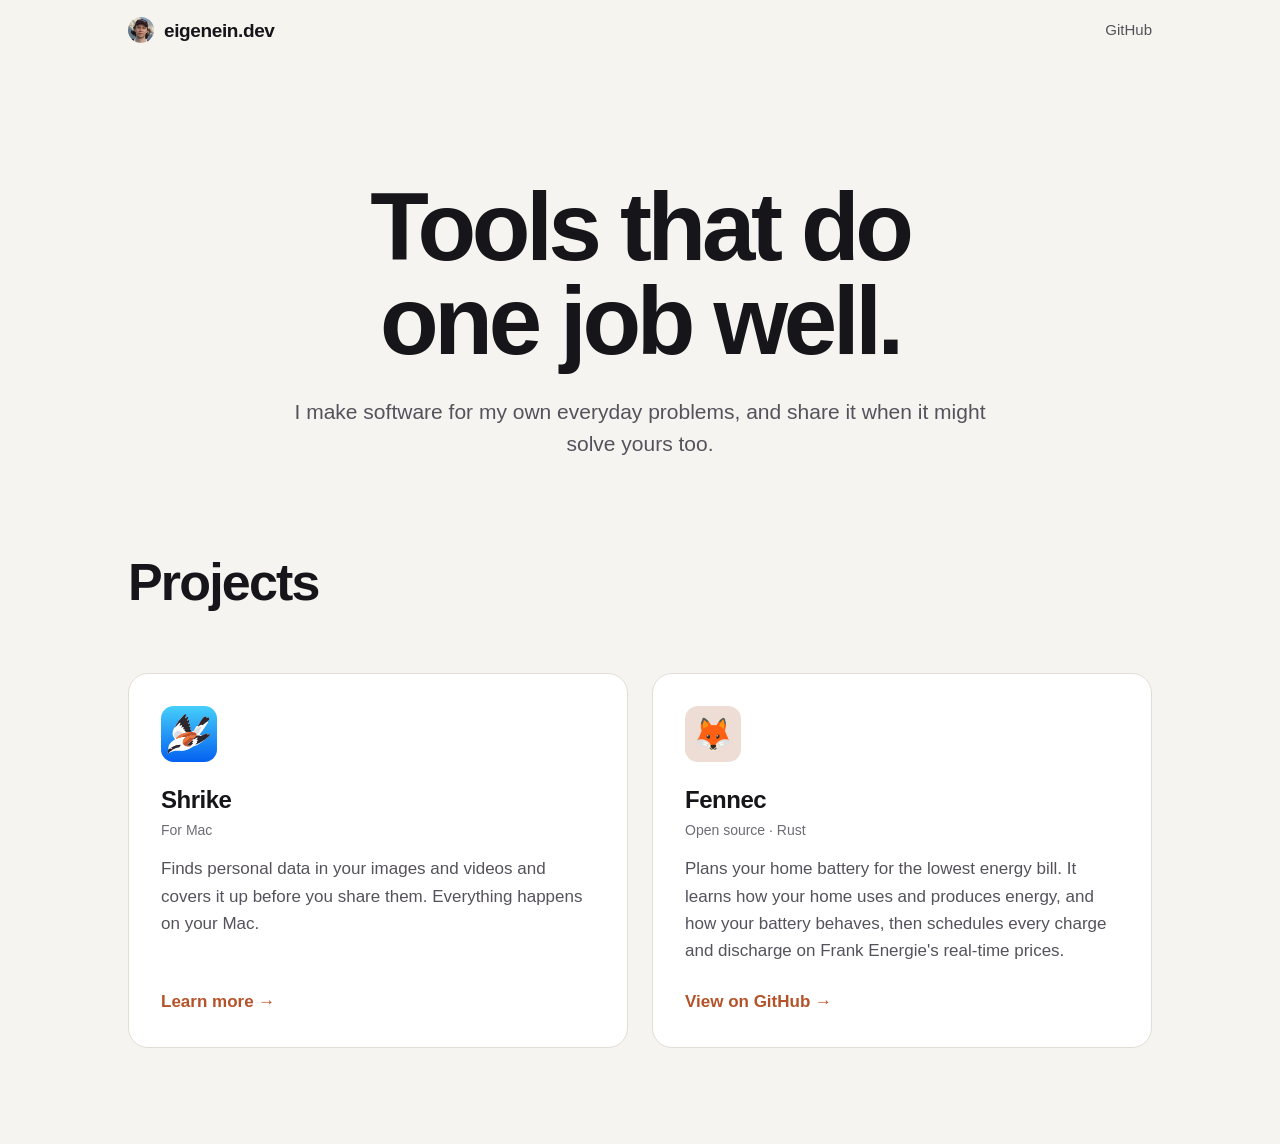
<file: index.html>
<!DOCTYPE html>
<html lang="en">
  <head>
    <meta charset="utf-8">
    <meta name="viewport" content="width=device-width, initial-scale=1">
    <meta name="color-scheme" content="light dark">
    <meta name="description" content="Tools that do one job well, by eigenein: Shrike for the Mac and Fennec for home batteries.">
    <meta name="theme-color" content="#f6f4f0" media="(prefers-color-scheme: light)">
    <meta name="theme-color" content="#121115" media="(prefers-color-scheme: dark)">
    <title>eigenein.dev</title>
    <link rel="icon" href="favicon.ico" sizes="16x16 32x32 48x48">
    <link rel="apple-touch-icon" href="apple-touch-icon.png" sizes="180x180">
    <link rel="stylesheet" href="/style.css">
    <style>
      /* Unlike Shrike's, this hero ends at the lede, so its bottom padding would just stack on the section's and leave a void. */
      .hero {
        padding-bottom: 0;
      }

      .avatar {
        border-radius: 50%;
      }

      /* Tiles: a grid of cards, each one a single link */

      .tiles {
        display: grid;
        grid-template-columns: repeat(auto-fit, minmax(min(100%, 340px), 1fr));
        gap: clamp(16px, 3vw, 24px);
        margin: 0;
        padding: 0;
        list-style: none;
      }

      .tile {
        display: flex;
        flex-direction: column;
        height: 100%;
        padding: clamp(24px, 4vw, 32px);
        border: 1px solid var(--rule);
        border-radius: 20px;
        background: var(--paper-raised);
        color: var(--ink);
        text-decoration: none;
        transition: border-color 0.2s, box-shadow 0.2s, transform 0.2s;
      }

      .tile:hover,
      .tile:focus-visible {
        border-color: color-mix(in srgb, var(--accent) 50%, var(--rule));
        box-shadow: var(--shadow-card);
        transform: translateY(-2px);
      }

      .tile-icon {
        display: grid;
        place-items: center;
        width: 56px;
        height: 56px;
        margin-bottom: 24px;
        flex: none;
        border-radius: 13px;
      }

      .tile-icon img {
        width: 100%;
        height: 100%;
      }

      .tile-icon.fennec {
        background: color-mix(in srgb, var(--accent) 14%, var(--paper));
        font-size: 32px;
        line-height: 1;
      }

      .tile h3 {
        margin: 0 0 4px;
        font: 650 24px/1.2 var(--font);
        letter-spacing: -0.02em;
      }

      .tile .meta {
        margin: 0 0 14px;
        color: var(--ink-faint);
        font-size: 14px;
      }

      .tile p {
        margin: 0;
        color: var(--ink-soft);
        text-wrap: pretty;
      }

      /* Pushed to the bottom so tiles of different lengths line their calls to action up. */
      .tile .more {
        margin-top: auto;
        padding-top: 24px;
        color: var(--accent);
        font-weight: 550;
      }

      .tile:hover .more,
      .tile:focus-visible .more {
        text-decoration: underline;
        text-decoration-thickness: 2px;
        text-underline-offset: 3px;
      }
    </style>
  </head>
  <body>
    <a class="skip" href="#main">Skip to content</a>

    <header class="bar">
      <div class="wrap">
        <a class="wordmark" href="/">
          <img class="mark avatar" src="avatar.webp" width="26" height="26" alt="">
          eigenein.dev
        </a>
        <nav aria-label="Elsewhere">
          <a href="https://github.com/eigenein">GitHub</a>
        </nav>
      </div>
    </header>

    <main id="main">
      <section class="hero">
        <div class="wrap">
          <h1>Tools that do one job well.</h1>
          <p class="lede">
            I make software for my own everyday problems, and share it when it might solve yours too.
          </p>
        </div>
      </section>

      <section class="section" aria-labelledby="projects-title">
        <div class="wrap">
          <div class="section-head">
            <h2 id="projects-title">Projects</h2>
          </div>
          <ul class="tiles">
            <li>
              <a class="tile" href="/shrike/" aria-labelledby="shrike-title shrike-more" aria-describedby="shrike-meta shrike-about">
                <span class="tile-icon"><img src="/shrike/icon.svg" width="56" height="56" alt=""></span>
                <h3 id="shrike-title">Shrike</h3>
                <p class="meta" id="shrike-meta">For Mac</p>
                <p id="shrike-about">Finds personal data in your images and videos and covers it up before you share them. Everything happens on your Mac.</p>
                <span class="more" id="shrike-more">Learn more <span aria-hidden="true">→</span></span>
              </a>
            </li>
            <li>
              <a class="tile" href="https://github.com/eigenein/fennec" aria-labelledby="fennec-title fennec-more" aria-describedby="fennec-meta fennec-about">
                <span class="tile-icon fennec" aria-hidden="true">🦊</span>
                <h3 id="fennec-title">Fennec</h3>
                <p class="meta" id="fennec-meta">Open source · Rust</p>
                <p id="fennec-about">Plans your home battery for the lowest energy bill. It learns how your home uses and produces energy, and how your battery behaves, then schedules every charge and discharge on Frank Energie's real-time prices.</p>
                <span class="more" id="fennec-more">View on GitHub <span aria-hidden="true">→</span></span>
              </a>
            </li>
          </ul>
        </div>
      </section>
    </main>
  </body>
</html>
</file>
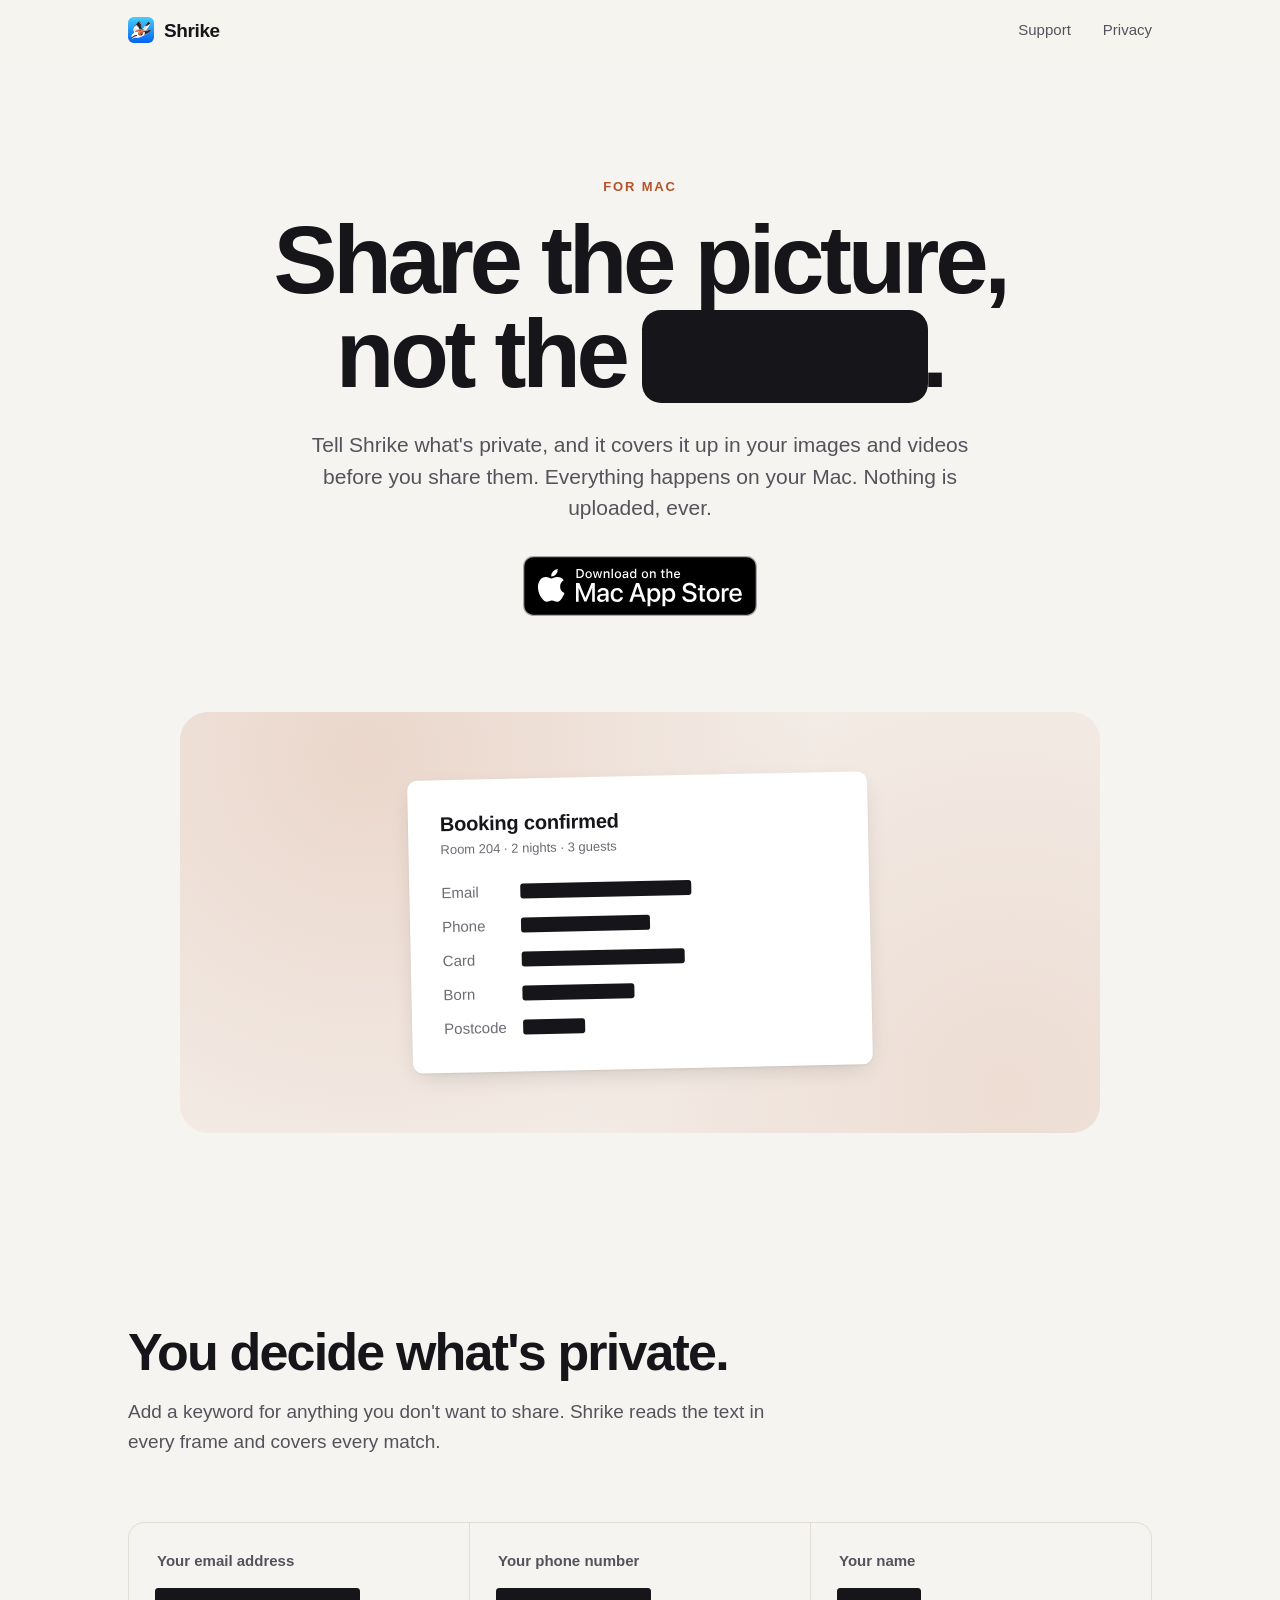
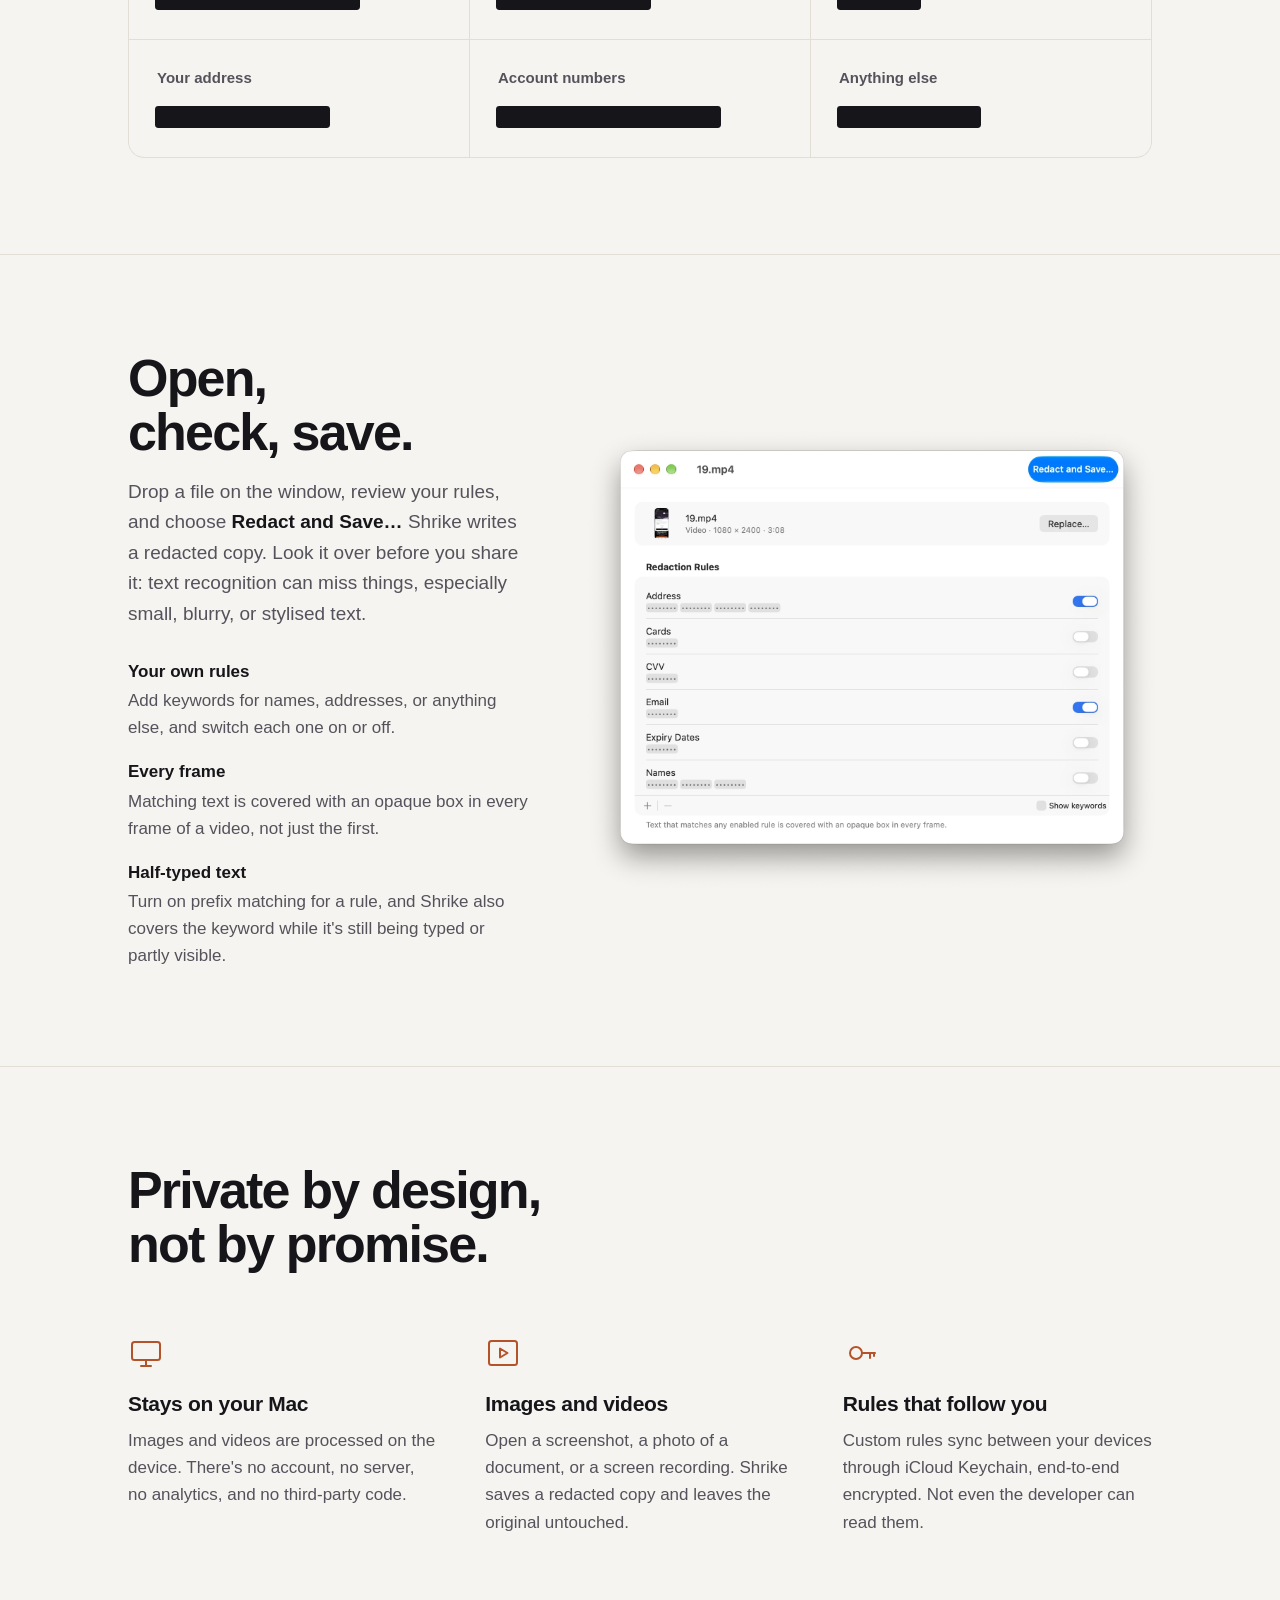
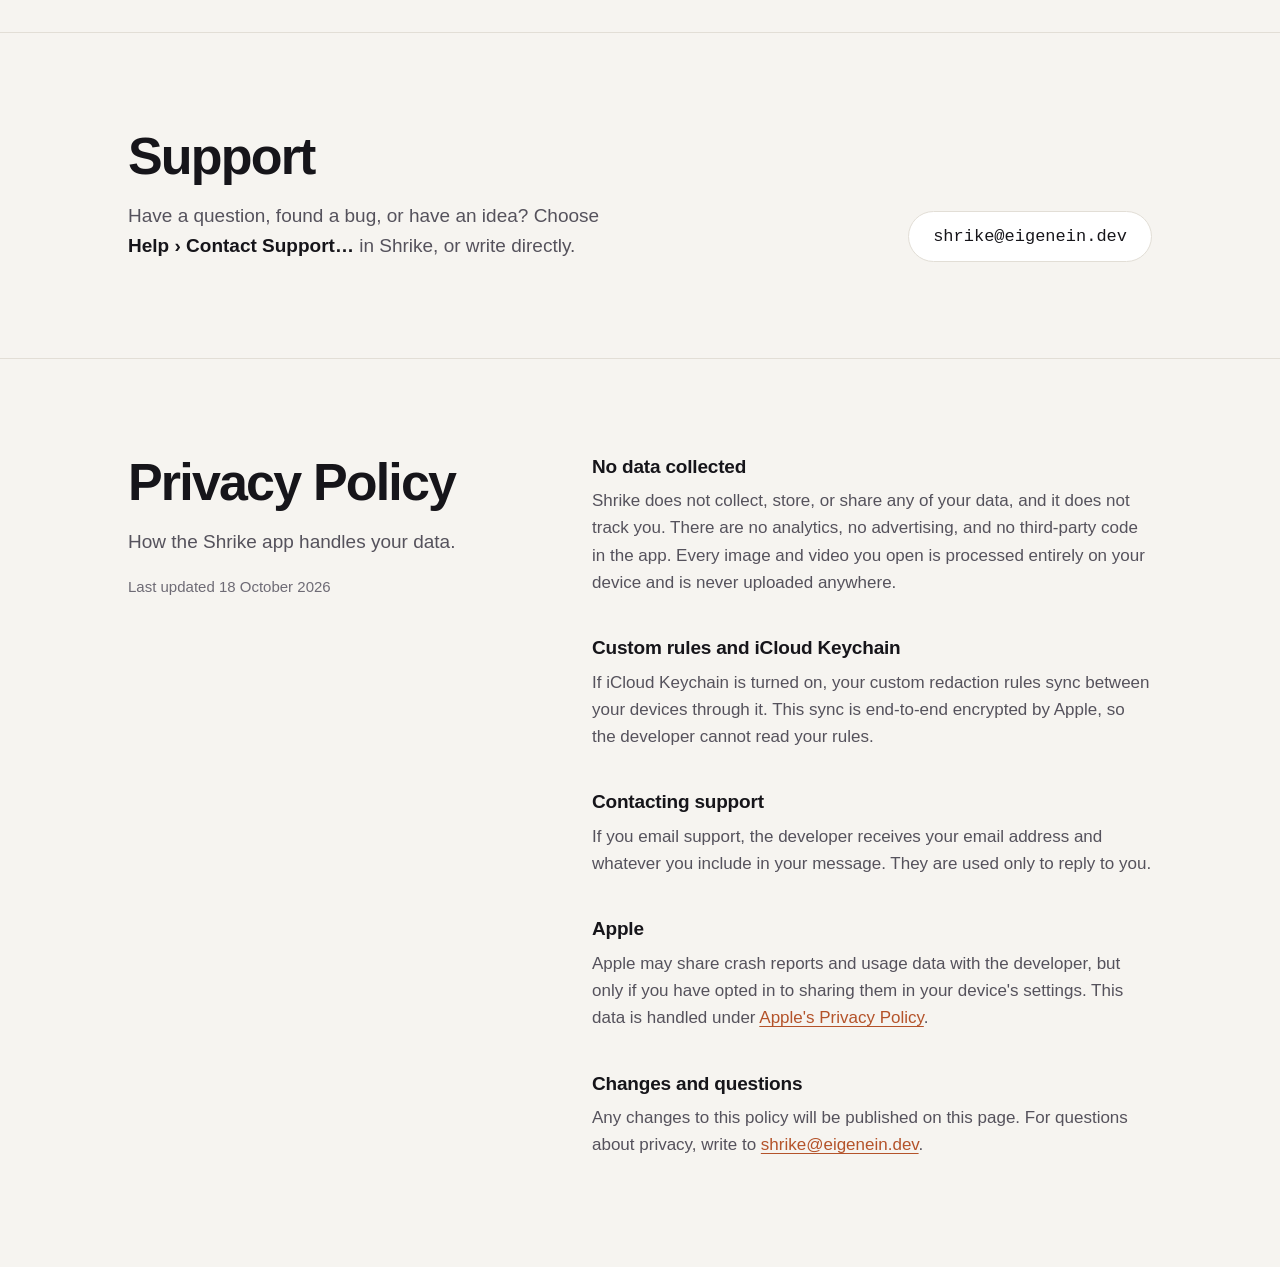
<file: shrike/index.html>
<!DOCTYPE html>
<html lang="en">
  <head>
    <meta charset="utf-8">
    <meta name="viewport" content="width=device-width, initial-scale=1">
    <meta name="color-scheme" content="light dark">
    <meta name="description" content="Shrike finds and covers personal data in images and videos, entirely on your Mac.">
    <meta name="theme-color" content="#f6f4f0" media="(prefers-color-scheme: light)">
    <meta name="theme-color" content="#121115" media="(prefers-color-scheme: dark)">
    <title>Shrike – redact images and videos on your Mac</title>
    <!-- favicon.ico also holds 16 and 48 px, but listing them makes Chromium pick it over icon.svg. -->
    <link rel="icon" href="favicon.ico" sizes="32x32">
    <link rel="icon" href="icon.svg" type="image/svg+xml">
    <link rel="apple-touch-icon" href="apple-touch-icon.png" sizes="180x180">
    <link rel="stylesheet" href="/style.css">
    <link rel="stylesheet" href="style.css">
  </head>
  <body>
    <a class="skip" href="#main">Skip to content</a>

    <header class="bar">
      <div class="wrap">
        <a class="wordmark" href="/shrike/">
          <img class="mark" src="icon.svg" width="26" height="26" alt="">
          Shrike
        </a>
        <nav aria-label="Page sections">
          <a href="#support">Support</a>
          <a href="#privacy">Privacy</a>
        </nav>
      </div>
    </header>

    <main id="main">
      <section class="hero">
        <div class="wrap">
          <p class="eyebrow">For Mac</p>
          <h1>Share the picture, not the <span class="redact" tabindex="0">details</span>.</h1>
          <p class="lede">
            Tell Shrike what's private, and it covers it up in your images and videos before you share them.
            Everything happens on your Mac. Nothing is uploaded, ever.
          </p>

          <p class="store">
            <a href="https://apps.apple.com/app/shrike/id6826364260">
              <img src="app-store-badge.svg" alt="Download on the Mac App Store">
            </a>
          </p>

          <!-- Illustration of a redacted image, not the app's UI: the real app window is shown further down. -->
          <div class="stage" aria-hidden="true">
            <div class="card">
              <h2>Booking confirmed</h2>
              <p class="meta">Room 204 · 2 nights · 3 guests</p>
              <dl>
                <dt>Email</dt>
                <dd><span class="redact">jane.doe@example.com</span></dd>
                <dt>Phone</dt>
                <dd><span class="redact">+31 6 1234 5678</span></dd>
                <dt>Card</dt>
                <dd><span class="redact">4111 1111 1111 1111</span></dd>
                <dt>Born</dt>
                <dd><span class="redact">12 March 1987</span></dd>
                <dt>Postcode</dt>
                <dd><span class="redact">1012 AB</span></dd>
              </dl>
            </div>
          </div>
        </div>
      </section>

      <section class="section" aria-labelledby="finds-title">
        <div class="wrap">
          <div class="section-head">
            <h2 id="finds-title">You decide what's private.</h2>
            <p>Add a keyword for anything you don't want to share. Shrike reads the text in every frame and covers every match.</p>
          </div>
          <!-- One tab stop for the whole list: focusing it uncovers every sample. -->
          <ul class="finds" tabindex="0">
            <li>
              <h3>Your email address</h3>
              <span class="sample redact">jane.doe@example.com</span>
            </li>
            <li>
              <h3>Your phone number</h3>
              <span class="sample redact">+31 6 1234 5678</span>
            </li>
            <li>
              <h3>Your name</h3>
              <span class="sample redact">Jane Doe</span>
            </li>
            <li>
              <h3>Your address</h3>
              <span class="sample redact">Keizersgracht 123</span>
            </li>
            <li>
              <h3>Account numbers</h3>
              <span class="sample redact">NL91 ABNA 0417 1643 00</span>
            </li>
            <li>
              <h3>Anything else</h3>
              <span class="sample redact">Project Falcon</span>
            </li>
          </ul>
        </div>
      </section>

      <section class="section" aria-labelledby="how-title">
        <div class="wrap how">
          <div>
            <div class="section-head">
              <h2 id="how-title">Open, check, save.</h2>
              <p>Drop a file on the window, review your rules, and choose <span class="menu">Redact and Save…</span> Shrike writes a redacted copy. Look it over before you share it: text recognition can miss things, especially small, blurry, or stylised text.</p>
            </div>
            <dl class="how-points">
              <dt>Your own rules</dt>
              <dd>Add keywords for names, addresses, or anything else, and switch each one on or off.</dd>
              <dt>Every frame</dt>
              <dd>Matching text is covered with an opaque box in every frame of a video, not just the first.</dd>
              <dt>Half-typed text</dt>
              <dd>Turn on prefix matching for a rule, and Shrike also covers the keyword while it's still being typed or partly visible.</dd>
            </dl>
          </div>
          <figure class="how-shot">
            <picture>
              <source srcset="screenshot-dark.webp" media="(prefers-color-scheme: dark)">
              <img src="screenshot-light.webp" width="825" height="668" loading="lazy" decoding="async" alt="Shrike's window with a video open, showing the Address and Email redaction rules switched on among six keyword rules.">
            </picture>
          </figure>
        </div>
      </section>

      <section class="section" aria-labelledby="principles-title">
        <div class="wrap">
          <div class="section-head">
            <h2 id="principles-title">Private by design, not by promise.</h2>
          </div>
          <div class="principles">
            <article class="principle">
              <svg viewBox="0 0 36 36" aria-hidden="true">
                <rect x="4" y="7" width="28" height="18" rx="2.5"/>
                <path d="M13 31h10M18 25v6"/>
              </svg>
              <h3>Stays on your Mac</h3>
              <p>Images and videos are processed on the device. There's no account, no server, no analytics, and no third-party code.</p>
            </article>
            <article class="principle">
              <svg viewBox="0 0 36 36" aria-hidden="true">
                <rect x="4" y="6" width="28" height="24" rx="2.5"/>
                <path d="M15 13.5v9l7.5-4.5z"/>
              </svg>
              <h3>Images and videos</h3>
              <p>Open a screenshot, a photo of a document, or a screen recording. Shrike saves a redacted copy and leaves the original untouched.</p>
            </article>
            <article class="principle">
              <svg viewBox="0 0 36 36" aria-hidden="true">
                <circle cx="13" cy="18" r="6"/>
                <path d="M19 18h13M27 18v5M31 18v3"/>
              </svg>
              <h3>Rules that follow you</h3>
              <p>Custom rules sync between your devices through iCloud Keychain, end-to-end encrypted. Not even the developer can read them.</p>
            </article>
          </div>
        </div>
      </section>

      <section class="section" id="support" aria-labelledby="support-title">
        <div class="wrap support">
          <div class="section-head">
            <h2 id="support-title">Support</h2>
            <p>Have a question, found a bug, or have an idea? Choose <span class="menu">Help&nbsp;›&nbsp;Contact&nbsp;Support…</span> in Shrike, or write directly.</p>
          </div>
          <a class="mail" href="mailto:shrike@eigenein.dev?subject=Shrike%20support&amp;body=Please%20don%E2%80%99t%20attach%20anything%20personal%20or%20sensitive%2C%20such%20as%20an%20unredacted%20screenshot%2C%20unless%20it%E2%80%99s%20needed%20to%20understand%20the%20problem.%0D%0A%0D%0APlease%20describe%20your%20question%20or%20problem%20below%3A%0D%0A%0D%0A">shrike@eigenein.dev</a>
        </div>
      </section>

      <section class="section" id="privacy" aria-labelledby="privacy-title">
        <div class="wrap policy">
          <div class="section-head">
            <h2 id="privacy-title">Privacy Policy</h2>
            <p>How the Shrike app handles your data.</p>
            <p class="updated">Last updated 18 October 2026</p>
          </div>

          <div class="policy-body">
            <h3>No data collected</h3>
            <p>
              Shrike does not collect, store, or share any of your data, and it does not track you.
              There are no analytics, no advertising, and no third-party code in the app.
              Every image and video you open is processed entirely on your device and is never uploaded anywhere.
            </p>

            <h3>Custom rules and iCloud Keychain</h3>
            <p>
              If iCloud Keychain is turned on, your custom redaction rules sync between your devices through it.
              This sync is end-to-end encrypted by Apple, so the developer cannot read your rules.
            </p>

            <h3>Contacting support</h3>
            <p>
              If you email support, the developer receives your email address and whatever you include in your message.
              They are used only to reply to you.
            </p>

            <h3>Apple</h3>
            <p>
              Apple may share crash reports and usage data with the developer, but only if you have opted in to sharing them in your device's settings.
              This data is handled under <a href="https://www.apple.com/legal/privacy/">Apple's Privacy Policy</a>.
            </p>

            <h3>Changes and questions</h3>
            <p>
              Any changes to this policy will be published on this page.
              For questions about privacy, write to <a href="mailto:shrike@eigenein.dev">shrike@eigenein.dev</a>.
            </p>
          </div>
        </div>
      </section>
    </main>
  </body>
</html>
</file>
<file: style.css>
/* eigenein.dev theme: shared by every page. Page-specific styles live next to each page. */

/* Every page's theme-color metas repeat --paper: keep them in sync. */
:root {
  --paper: #f6f4f0;
  --paper-raised: #ffffff;
  --ink: #16151a;
  --ink-soft: #55525c;
  --ink-faint: #6e6b75;
  --rule: #e2ded6;
  --accent: #b4532a;
  --shadow-card: 0 1px 2px rgb(0 0 0 / 0.06), 0 8px 24px -8px rgb(0 0 0 / 0.18);

  --font: ui-sans-serif, -apple-system, BlinkMacSystemFont, "SF Pro", "Inter", "Segoe UI", Roboto, sans-serif;
  --font-mono: ui-monospace, "SF Mono", SFMono-Regular, Menlo, Consolas, monospace;

  --gutter: clamp(20px, 5vw, 48px);
  --measure: 1120px;
  --section-space: clamp(56px, 8vw, 96px);
  --bar-height: 60px;
}

@media (prefers-color-scheme: dark) {
  :root {
    --paper: #121115;
    --paper-raised: #1b1a1f;
    --ink: #f1efeb;
    --ink-soft: #b3afb8;
    --ink-faint: #8f8b95;
    --rule: #2a2830;
    --accent: #e8875c;
    --shadow-card: 0 1px 2px rgb(0 0 0 / 0.3), 0 8px 24px -8px rgb(0 0 0 / 0.5);
  }
}

/* Base */

*,
*::before,
*::after {
  box-sizing: border-box;
}

html {
  scroll-behavior: smooth;
  scroll-padding-top: calc(var(--bar-height) + 20px);
  -webkit-text-size-adjust: 100%;
}

body {
  margin: 0;
  background: var(--paper);
  color: var(--ink);
  font: 17px/1.6 var(--font);
  -webkit-font-smoothing: antialiased;
  text-rendering: optimizeLegibility;
}

a {
  color: var(--accent);
  text-decoration-thickness: 1px;
  text-underline-offset: 3px;
}

a:hover {
  text-decoration-thickness: 2px;
}

:focus-visible {
  outline: 2px solid var(--accent);
  outline-offset: 3px;
}

/* Round the ring around inline text, links or not. Zero specificity, so any box with its own corners keeps them. */
:where(a, [tabindex]):focus-visible {
  border-radius: 4px;
}

.wrap {
  width: 100%;
  max-width: var(--measure);
  margin: 0 auto;
  padding: 0 var(--gutter);
}

.skip {
  position: absolute;
  left: -9999px;
}

.skip:focus {
  left: var(--gutter);
  top: 12px;
  z-index: 10;
  background: var(--ink);
  color: var(--paper);
  padding: 8px 14px;
  border-radius: 8px;
}

/* Top bar */

.bar {
  position: sticky;
  top: 0;
  z-index: 5;
  background: color-mix(in srgb, var(--paper) 82%, transparent);
  backdrop-filter: saturate(1.6) blur(14px);
  -webkit-backdrop-filter: saturate(1.6) blur(14px);
}

.bar .wrap {
  display: flex;
  align-items: center;
  justify-content: space-between;
  height: var(--bar-height);
}

.wordmark {
  display: inline-flex;
  align-items: center;
  gap: 10px;
  color: var(--ink);
  font: 650 19px/1 var(--font);
  letter-spacing: -0.02em;
  text-decoration: none;
}

.mark {
  width: 26px;
  height: 26px;
  flex: none;
}

.bar nav {
  display: flex;
  gap: clamp(16px, 3vw, 32px);
}

.bar nav a {
  color: var(--ink-soft);
  font-size: 15px;
  text-decoration: none;
}

.bar nav a:hover {
  color: var(--ink);
}

/* Hero */

.hero {
  padding: clamp(56px, 10vw, 120px) 0 clamp(48px, 8vw, 96px);
  text-align: center;
}

.eyebrow {
  margin: 0 0 20px;
  color: var(--accent);
  font: 600 13px/1 var(--font);
  letter-spacing: 0.14em;
  text-transform: uppercase;
}

.hero h1 {
  max-width: 14ch;
  margin: 0 auto;
  font: 700 clamp(44px, 8.4vw, 96px)/0.98 var(--font);
  letter-spacing: -0.045em;
  text-wrap: balance;
}

.lede {
  max-width: 34em;
  margin: 28px auto 0;
  color: var(--ink-soft);
  font-size: clamp(18px, 2.1vw, 21px);
  line-height: 1.5;
  text-wrap: pretty;
}

/* Sections */

.section {
  padding: var(--section-space) 0;
}

.section + .section {
  border-top: 1px solid var(--rule);
}

.section-head {
  max-width: 40em;
  margin-bottom: clamp(36px, 6vw, 64px);
}

.section-head h2 {
  margin: 0;
  font: 700 clamp(32px, 5vw, 52px)/1.04 var(--font);
  letter-spacing: -0.035em;
  text-wrap: balance;
}

.section-head :where(p) {
  margin: 18px 0 0;
  color: var(--ink-soft);
  font-size: 19px;
  text-wrap: pretty;
}

/* Motion */

@media (prefers-reduced-motion: reduce) {
  html {
    scroll-behavior: auto;
  }

  *,
  *::before,
  *::after {
    transition: none !important;
    animation: none !important;
  }
}
</file>
<file: shrike/style.css>
/* Shrike — eigenein.dev/shrike. Builds on the site theme in /style.css. */

/* App Store badge slot: sized like Apple's badge (40 px tall) so the swap doesn't shift the layout. */

.store {
  margin: 32px 0 0;
  -webkit-user-select: none;
  user-select: none;
}

.store a,
.store img {
  display: inline-block;
  height: 60px;
}

/* Redaction bars */

.redact {
  position: relative;
  white-space: nowrap;
}

.redact::after {
  content: "";
  position: absolute;
  inset: 0.08em -0.12em 0.02em;
  background: var(--ink);
  border-radius: 0.2em;
  transform-origin: left center;
  transition: transform 0.35s cubic-bezier(0.7, 0, 0.2, 1);
}

/* Hovering or focusing a covered sample uncovers it. */
.hero h1 .redact:hover::after,
.hero h1 .redact:focus-visible::after,
.finds li:hover .redact::after,
.finds:focus-visible .redact::after,
.card:hover .redact::after {
  transform: scaleX(0);
  transform-origin: right center;
}

/* Touch screens: a pointer cursor makes mobile browsers apply :hover on tap, so tapping uncovers and tapping elsewhere covers again. */
@media (hover: none) {
  .hero h1 .redact,
  .finds li,
  .card {
    cursor: pointer;
    -webkit-tap-highlight-color: transparent;
  }
}

.hero h1 .redact::after {
  inset: 0.1em -0.06em 0.04em;
}

/* Hero illustration: a redacted image */

.stage {
  max-width: 920px;
  margin: clamp(48px, 8vw, 88px) auto 0;
  border-radius: 28px;
  text-align: left;
  display: grid;
  place-items: center;
  padding: clamp(24px, 6vw, 64px);
  background:
    radial-gradient(circle at 20% 10%, color-mix(in srgb, var(--accent) 14%, transparent), transparent 55%),
    radial-gradient(circle at 90% 90%, color-mix(in srgb, var(--accent) 10%, transparent), transparent 50%),
    color-mix(in srgb, var(--accent) 5%, var(--paper));
}

.card {
  width: min(100%, 460px);
  padding: clamp(20px, 4vw, 32px);
  background: var(--paper-raised);
  border-radius: 10px;
  box-shadow: var(--shadow-card);
  transform: rotate(-1.2deg);
}

.card h2 {
  margin: 0 0 4px;
  font: 650 20px/1.2 var(--font);
  letter-spacing: -0.01em;
}

.card .meta {
  margin: 0 0 20px;
  color: var(--ink-faint);
  font-size: 13px;
}

.card dl {
  display: grid;
  grid-template-columns: auto 1fr;
  gap: 10px 18px;
  margin: 0;
  font-size: 15px;
}

.card dt {
  color: var(--ink-faint);
}

.card dd {
  margin: 0;
  font-family: var(--font-mono);
  font-size: 14px;
}

/* On phones, labels go above values so the longest value (an email address) still fits on one line. */
@media (max-width: 480px) {
  .card dl {
    grid-template-columns: minmax(0, 1fr);
    gap: 0;
  }

  .card dd {
    margin-bottom: 10px;
  }

  .card dd:last-child {
    margin-bottom: 0;
  }
}

/* Hovering the card uncovers its fields one after another. */
.card dd:nth-of-type(2) .redact::after { transition-delay: 0.06s; }
.card dd:nth-of-type(3) .redact::after { transition-delay: 0.12s; }
.card dd:nth-of-type(4) .redact::after { transition-delay: 0.18s; }
.card dd:nth-of-type(5) .redact::after { transition-delay: 0.24s; }

/* What it finds */

.finds {
  display: grid;
  grid-template-columns: repeat(auto-fill, minmax(min(100%, 320px), 1fr));
  gap: 1px;
  margin: 0;
  padding: 0;
  list-style: none;
  background: var(--rule);
  border: 1px solid var(--rule);
  border-radius: 16px;
  overflow: hidden;
}

.finds li {
  padding: 28px;
  background: var(--paper);
}

.finds h3 {
  margin: 0 0 14px;
  font: 600 15px/1.3 var(--font);
  color: var(--ink-soft);
}

.sample {
  display: inline-block;
  font: 500 17px/1.4 var(--font-mono);
  letter-spacing: -0.01em;
}

/* How it works */

.how {
  display: grid;
  gap: clamp(32px, 5vw, 64px);
  align-items: center;
}

@media (min-width: 960px) {
  .how {
    grid-template-columns: minmax(0, 5fr) minmax(0, 7fr);
  }
}

.how .section-head {
  margin-bottom: 32px;
}

.how-points {
  margin: 0;
}

.how-points dt {
  font: 650 17px/1.3 var(--font);
}

.how-points dd {
  margin: 4px 0 20px;
  color: var(--ink-soft);
}

.how-points dd:last-child {
  margin-bottom: 0;
}

/* The screenshot carries its own macOS window shadow on a transparent background. */
.how-shot {
  margin: 0 -2%;
}

.how-shot img {
  display: block;
  width: 100%;
  height: auto;
}

/* Principles */

.principles {
  display: grid;
  grid-template-columns: repeat(auto-fit, minmax(min(100%, 280px), 1fr));
  gap: clamp(28px, 4vw, 48px);
}

.principle h3 {
  margin: 0 0 10px;
  font: 650 21px/1.25 var(--font);
  letter-spacing: -0.015em;
}

.principle p {
  margin: 0;
  color: var(--ink-soft);
}

.principle svg {
  display: block;
  width: 36px;
  height: 36px;
  margin-bottom: 20px;
  fill: none;
  stroke: var(--accent);
  stroke-width: 2;
  stroke-linecap: round;
  stroke-linejoin: round;
}

/* Support */

.support {
  display: flex;
  flex-wrap: wrap;
  align-items: end;
  justify-content: space-between;
  gap: 32px;
}

.support .section-head {
  margin-bottom: 0;
}

.mail {
  display: inline-block;
  padding: 16px 24px;
  border: 1px solid var(--rule);
  border-radius: 999px;
  background: var(--paper-raised);
  color: var(--ink);
  font: 500 17px/1 var(--font-mono);
  text-decoration: none;
  transition: border-color 0.2s, transform 0.2s;
}

.mail:hover {
  border-color: var(--accent);
  transform: translateY(-1px);
}

.menu {
  font-family: var(--font);
  font-weight: 600;
  color: var(--ink);
}

/* Privacy policy */

.updated {
  color: var(--ink-faint);
  font-size: 15px;
}

@media (min-width: 880px) {
  .policy {
    display: grid;
    grid-template-columns: minmax(0, 5fr) minmax(0, 7fr);
    gap: 64px;
  }

  .policy .section-head {
    position: sticky;
    top: calc(var(--bar-height) + 40px);
    align-self: start;
  }
}

.policy-body {
  max-width: 40em;
}

.policy-body h3 {
  margin: 40px 0 8px;
  font: 650 19px/1.3 var(--font);
  letter-spacing: -0.01em;
}

.policy-body h3:first-child {
  margin-top: 0;
}

.policy-body p {
  margin: 0 0 12px;
  color: var(--ink-soft);
}
</file>
